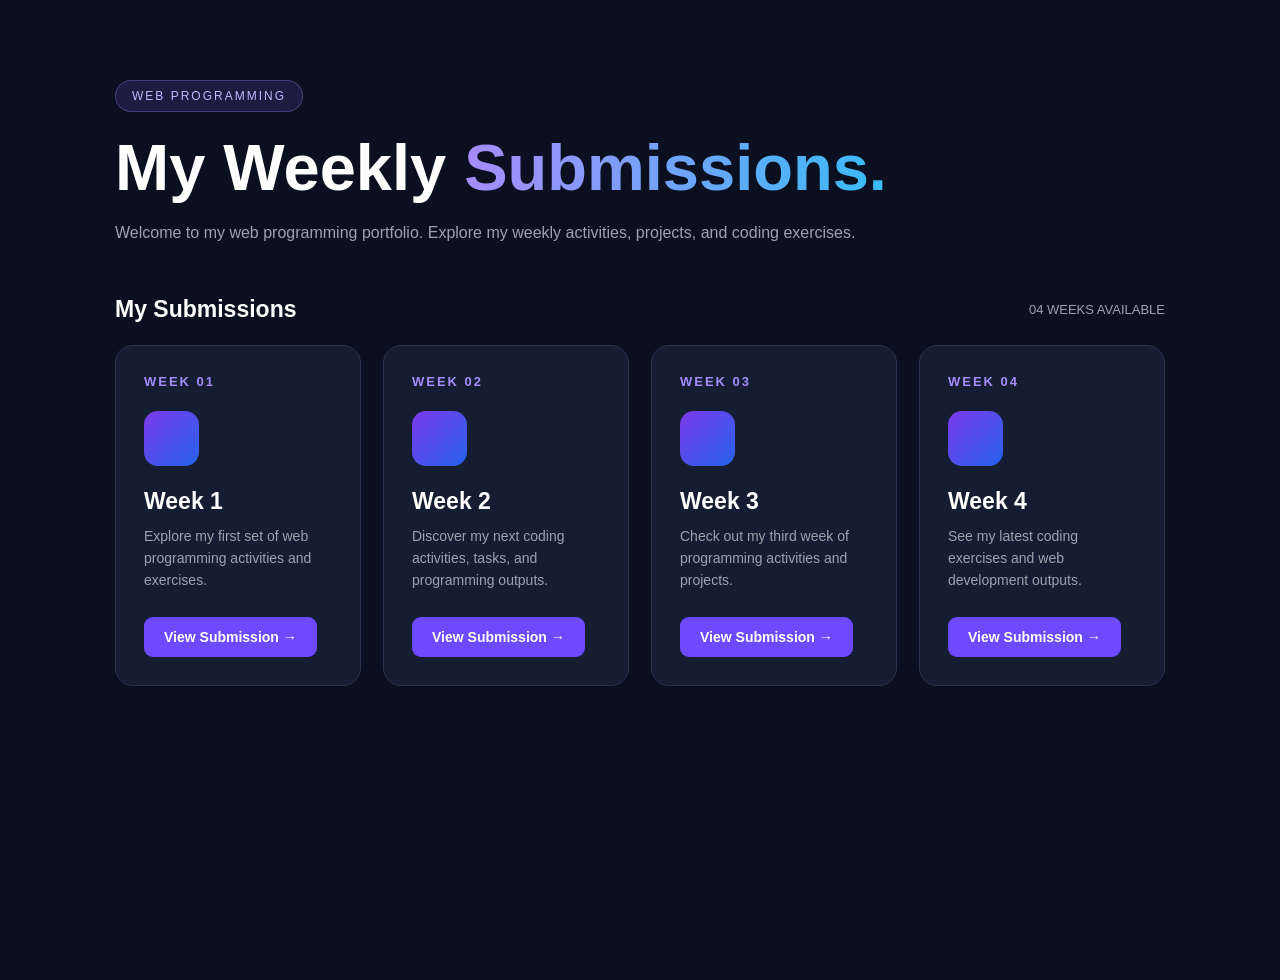
<file: index.html>
<!DOCTYPE html>
<html lang="en">
<head>
    <meta charset="UTF-8">
    <meta name="viewport" content="width=device-width, initial-scale=1.0">
    <title>Web Programming | Submissions</title>

    <style>
        * {
            margin: 0;
            padding: 0;
            box-sizing: border-box;
            font-family: 'Segoe UI', sans-serif;
        }

        body {
            min-height: 100vh;
            background: #0b1020;
            color: white;
        }

        header {
            display: flex;
            justify-content: space-between;
            align-items: center;
            padding: 25px 8%;
            border-bottom: 1px solid rgba(255,255,255,0.1);
        }

        .logo {
            font-size: 22px;
            font-weight: bold;
            color: #a78bfa;
            letter-spacing: 1px;
        }

        .header-text {
            color: #9ca3af;
            font-size: 14px;
        }

        main {
            max-width: 1100px;
            margin: 80px auto;
            padding: 0 25px;
        }

        .intro {
            margin-bottom: 50px;
        }

        .tag {
            display: inline-block;
            padding: 8px 16px;
            background: rgba(139, 92, 246, 0.15);
            color: #c4b5fd;
            border: 1px solid rgba(167, 139, 250, 0.3);
            border-radius: 30px;
            font-size: 12px;
            letter-spacing: 2px;
            margin-bottom: 20px;
        }

        h1 {
            font-size: clamp(38px, 6vw, 65px);
            line-height: 1.1;
            margin-bottom: 15px;
        }

        h1 span {
            background: linear-gradient(90deg, #a78bfa, #38bdf8);
            -webkit-background-clip: text;
            color: transparent;
        }

        .description {
            color: #9ca3af;
            font-size: 16px;
            line-height: 1.7;
        }

        .section-title {
            display: flex;
            justify-content: space-between;
            align-items: center;
            margin-bottom: 22px;
        }

        h2 {
            font-size: 23px;
        }

        .week-count {
            color: #9ca3af;
            font-size: 13px;
        }

        .submissions {
            display: grid;
            grid-template-columns: repeat(auto-fit, minmax(230px, 1fr));
            gap: 22px;
        }

        .card {
            background: #151d32;
            border: 1px solid #28344d;
            border-radius: 18px;
            padding: 28px;
            transition: 0.3s ease;
        }

        .card:hover {
            transform: translateY(-8px);
            border-color: #8b5cf6;
            box-shadow: 0 15px 35px rgba(139, 92, 246, 0.15);
        }

        .week-number {
            color: #a78bfa;
            font-size: 13px;
            letter-spacing: 2px;
            font-weight: bold;
        }

        .icon {
            width: 55px;
            height: 55px;
            display: flex;
            align-items: center;
            justify-content: center;
            background: linear-gradient(135deg, #7c3aed, #2563eb);
            border-radius: 14px;
            font-size: 25px;
            margin: 22px 0;
        }

        .card h3 {
            font-size: 23px;
            margin-bottom: 10px;
        }

        .card p {
            color: #9ca3af;
            font-size: 14px;
            line-height: 1.6;
            margin-bottom: 25px;
        }

        .view-btn {
            display: inline-block;
            text-decoration: none;
            color: white;
            background: #6d4aff;
            padding: 12px 20px;
            border-radius: 9px;
            font-size: 14px;
            font-weight: bold;
            transition: 0.3s;
        }

        .view-btn:hover {
            background: #8b5cf6;
            transform: translateX(4px);
        }

        footer {
            text-align: center;
            padding: 30px;
            margin-top: 80px;
            border-top: 1px solid rgba(255,255,255,0.1);
            color: #6b7280;
            font-size: 13px;
        }

        @media (max-width: 600px) {
            header {
                padding: 20px;
            }

            main {
                margin: 55px auto;
            }

            .header-text {
                display: none;
            }

            .section-title {
                align-items: flex-start;
                gap: 10px;
                flex-direction: column;
            }
        }
    </style>
</head>

<body>


    <main>
        <section class="intro">
            <div class="tag">WEB PROGRAMMING</div>

            <h1>My Weekly <span>Submissions.</span></h1>

            <p class="description">
                Welcome to my web programming portfolio.
                Explore my weekly activities, projects, and coding exercises.
            </p>
        </section>

        <section>
            <div class="section-title">
                <h2>My Submissions</h2>
                <span class="week-count">04 WEEKS AVAILABLE</span>
            </div>

            <div class="submissions">

                <div class="card">
                    <div class="week-number">WEEK 01</div>
                    <div class="icon"></div>
                    <h3>Week 1</h3>
                    <p>Explore my first set of web programming activities and exercises.</p>
                    <a href="week1/" class="view-btn">View Submission →</a>
                </div>

                <div class="card">
                    <div class="week-number">WEEK 02</div>
                    <div class="icon"></div>
                    <h3>Week 2</h3>
                    <p>Discover my next coding activities, tasks, and programming outputs.</p>
                    <a href="week2/" class="view-btn">View Submission →</a>
                </div>

                <div class="card">
                    <div class="week-number">WEEK 03</div>
                    <div class="icon"></div>
                    <h3>Week 3</h3>
                    <p>Check out my third week of programming activities and projects.</p>
                    <a href="week3/" class="view-btn">View Submission →</a>
                </div>

                <div class="card">
                    <div class="week-number">WEEK 04</div>
                    <div class="icon"></div>
                    <h3>Week 4</h3>
                    <p>See my latest coding exercises and web development outputs.</p>
                    <a href="week4/" class="view-btn">View Submission →</a>
                </div>

            </div>
        </section>
    </main>

    
</body>
</html>
</file>
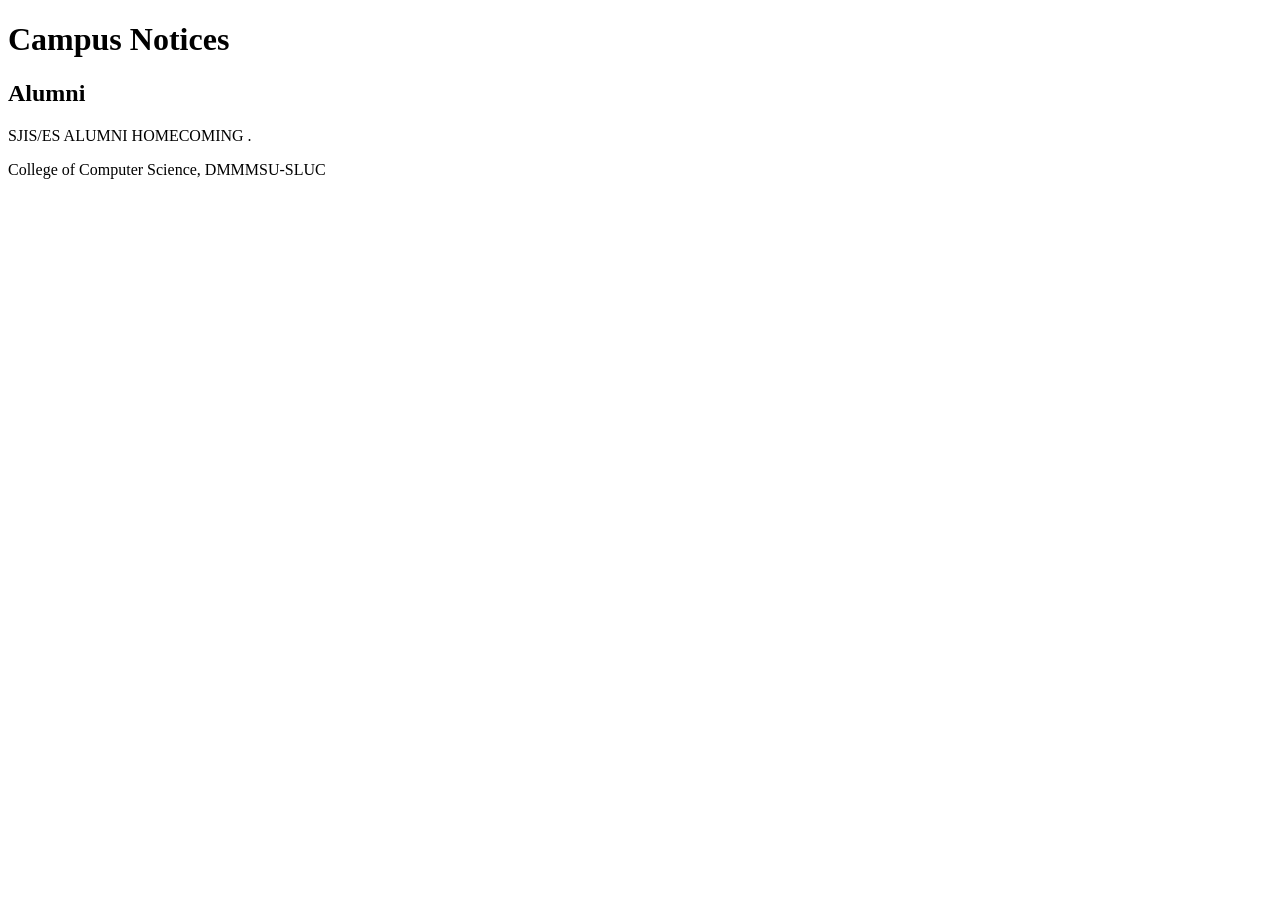
<file: week1/index.html>
<!DOCTYPE html>
<html lang="en">
<head>
  <meta charset="utf-8">
  <meta name="viewport" content="width=device-width, initial-scale=1">
  <title>Campus Notices</title>
</head>
<body>
  <header>
    <h1>Campus Notices</h1>
  </header>
  <main>
    <article class="notice">
      <h2>Alumni </h2>
      <p> SJIS/ES ALUMNI HOMECOMING .</p>
    </article>
  </main>
  <footer>
    <p>College of Computer Science, DMMMSU-SLUC</p>
  </footer>
</body>
</html>
</file>
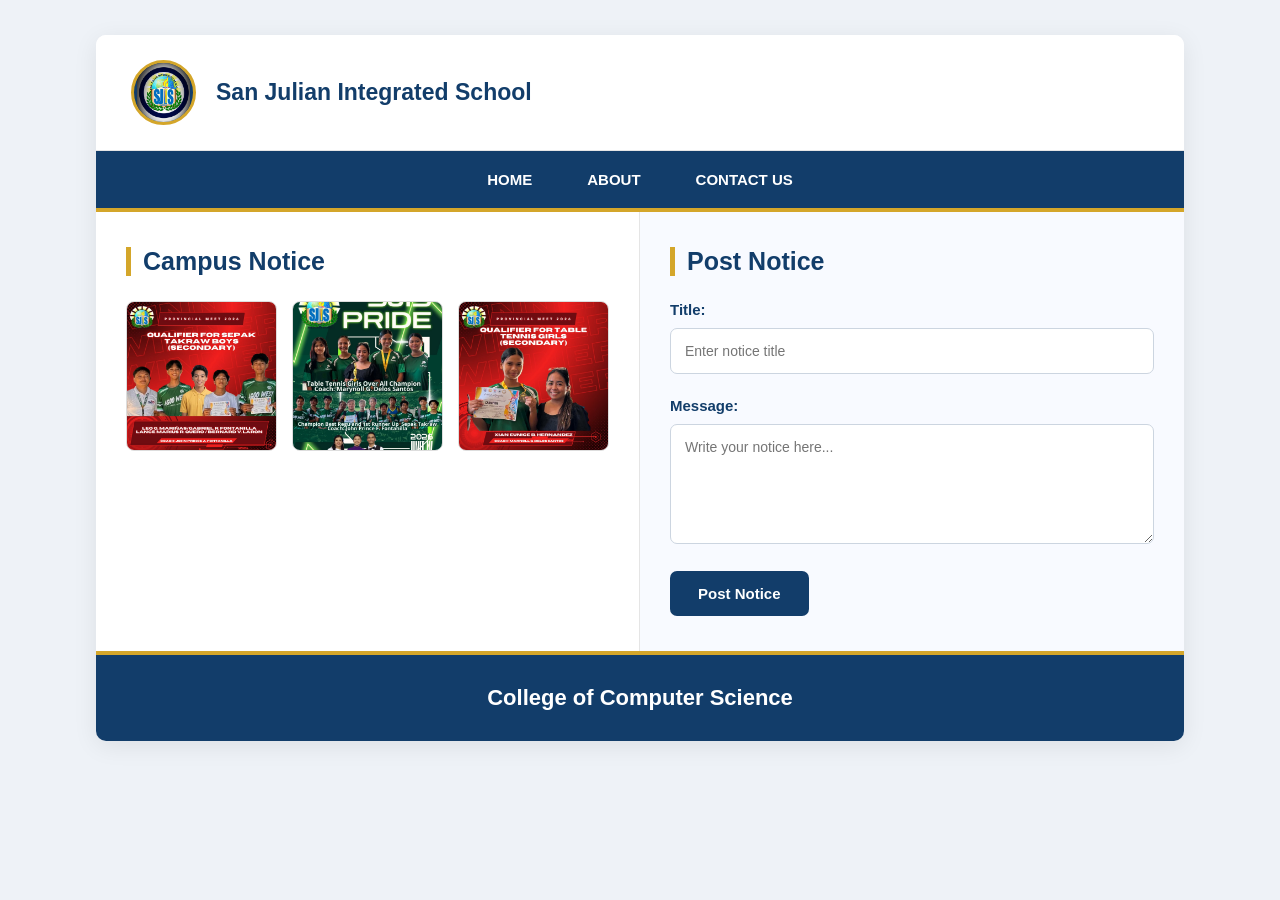
<file: week2/index.html>
<!DOCTYPE html>
<html lang="en">
<head>
    <meta charset="UTF-8">
    <meta name="viewport" content="width=device-width, initial-scale=1.0">

    <title>DMMMSU Campus Notice Portal</title>

    <!-- External CSS -->
    <link rel="stylesheet" href="styles.css">
</head>

<body>

    <div class="container">

        <!-- HEADER -->
        <header>
            <div class="logo">
                <img src="4.jpg" alt="DMMMSU Official Logo">
            </div>

            <div class="school-name">
               San Julian Integrated School
            </div>
        </header>

        <!-- NAVIGATION -->
        <nav>
            <a href="#">HOME</a>
            <a href="#">ABOUT</a>
            <a href="#">CONTACT US</a>
        </nav>

        <!-- MAIN CONTENT -->
        <main class="content">

            <!-- CAMPUS NOTICE -->
            <section class="campus-notice">

                <h2>Campus Notice</h2>

                <div class="image-container">
                    <img src="1.jpg" alt="Campus Notice 1">
                    <img src="2.jpg" alt="Campus Notice 2">
                    <img src="3.jpg" alt="Campus Notice 3">
                </div>

            </section>

            <!-- POST NOTICE FORM -->
            <section class="post-notice">

                <h2>Post Notice</h2>

                <form>

                    <div class="form-group">
                        <label for="title">Title:</label>
                        <input
                            type="text"
                            id="title"
                            name="title"
                            placeholder="Enter notice title"
                            required
                        >
                    </div>

                    <div class="form-group">
                        <label for="message">Message:</label>
                        <textarea
                            id="message"
                            name="message"
                            placeholder="Write your notice here..."
                            required
                        ></textarea>
                    </div>

                    <button type="submit">Post Notice</button>

                </form>

            </section>

        </main>

        <!-- FOOTER -->
        <footer>
            College of Computer Science
        </footer>

    </div>

</body>
</html>
</file>
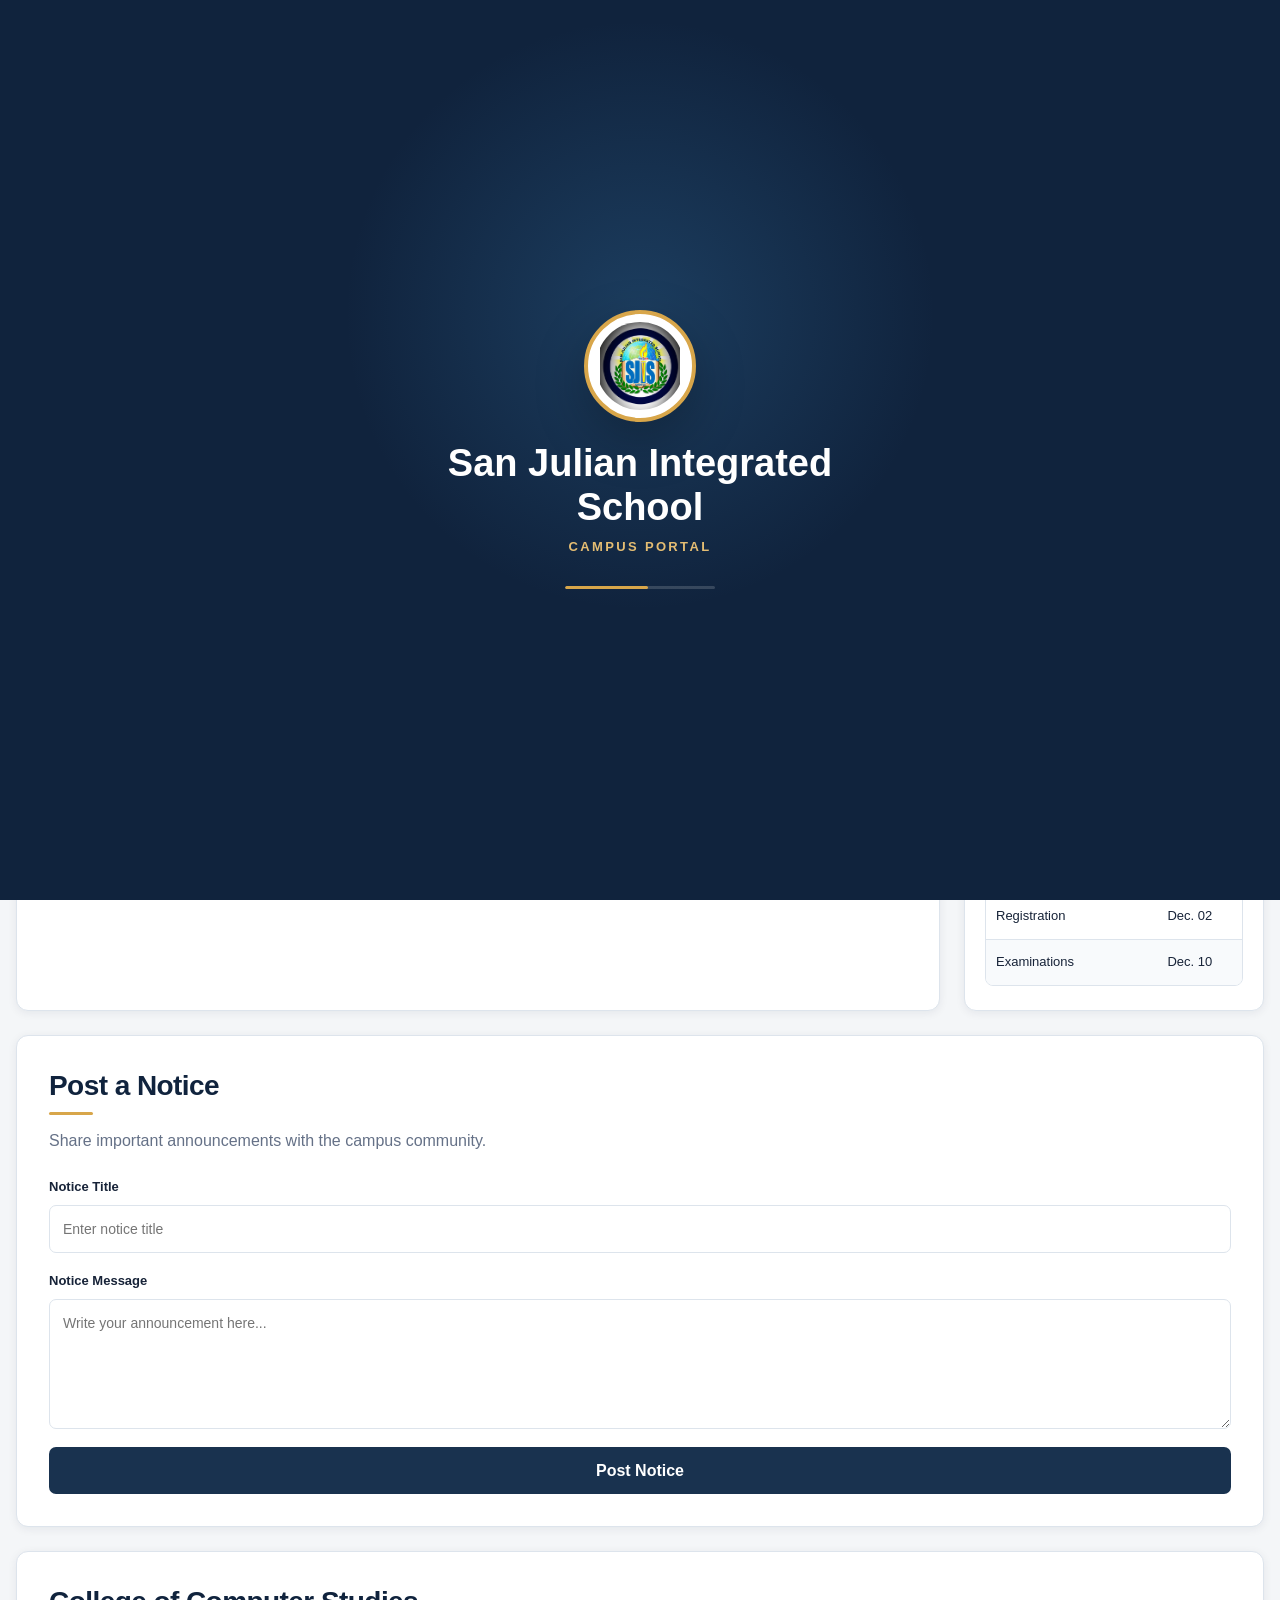
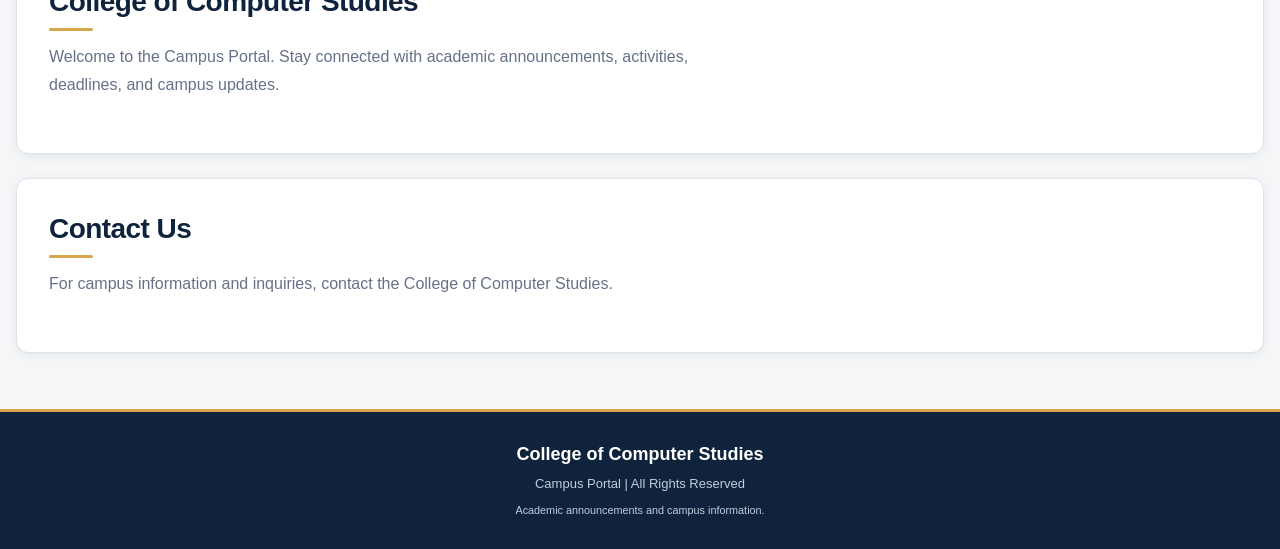
<file: week4/index .html>
<!DOCTYPE html>
<html lang="en">
<head>
    <meta charset="UTF-8">
    <meta name="viewport" content="width=device-width, initial-scale=1.0">

    <title>Campus Portal | College of Computer Studies</title>

    <!-- CSS -->
    <link rel="stylesheet" href="styles.css">
</head>

<body class="splash-active">
    <!-- SPLASH SCREEN -->
    <section id="splash" class="splash-screen" role="status" aria-label="Loading Campus Portal">
        <div class="splash-content">
            <img src="logo.jpg" alt="" class="splash-logo">
            <h1>San Julian Integrated School</h1>
            <p>Campus Portal</p>
            <div class="splash-loader" aria-hidden="true">
                <span></span>
            </div>
        </div>
    </section>

    <!-- =========================
         HEADER
    ========================== -->
    <header class="header">

        <!-- CAMPUS BRANDING -->
        <div class="logo">
            <img src="logo.jpg" alt="Campus Logo" class="campus-logo">

            <div class="logo-text">
                <h1>San Julian Integarated School</h1>
                <p>Senior High School</p>
            </div>
        </div>

        <!-- NAVIGATION -->
        <nav class="navbar" aria-label="Main navigation">

            <ul>
                <li>
                    <a href="#home" class="nav-link">HOME</a>
                </li>

                <li>
                    <a href="#about" class="nav-link">ABOUT</a>
                </li>

                <li>
                    <a href="#program" class="nav-link">PROGRAM</a>
                </li>

                <li>
                    <a href="#community" class="nav-link">COMMUNITY</a>
                </li>

                <li>
                    <a href="#noticeList" class="nav-link">ANNOUNCEMENT</a>
                </li>

                <li>
                    <a href="#deadlines" class="nav-link">ENROLLMENT</a>
                </li>

                <li>
                    <a href="#contact" class="nav-link">CONTACT US</a>
                </li>

                <!-- LOGIN -->
                <li>
                    <a href="#login" id="loginLink" class="nav-link login-link">
                        LOG IN
                    </a>
                </li>
            </ul>

        </nav>

        <!-- DARK MODE BUTTON IS CREATED BY JAVASCRIPT -->

    </header>


    <!-- =========================
         MAIN CONTENT
    ========================== -->
    <main class="container" id="home">

        <!-- =========================
             CAMPUS HIGHLIGHTS CAROUSEL
        ========================== -->
        <section
            class="campus-carousel"
            id="campusCarousel"
            role="region"
            aria-roledescription="carousel"
            aria-label="Campus highlights"
            tabindex="0"
        >
            <div class="carousel-viewport">
                <article
                    class="carousel-slide is-active"
                    id="campus-slide-1"
                    role="group"
                    aria-roledescription="slide"
                    aria-label="1 of 3"
                    aria-hidden="false"
                >
                    <img src="images.jpg" alt="Alumni ">
                    <div class="carousel-caption">
                        <p class="carousel-kicker">Welcome to Alumni</p>
                        <h2>Stay connected to campus</h2>
                        <p>Find the latest school news, announcements, and important updates in one place.</p>
                    </div>
                </article>

                <article
                    class="carousel-slide"
                    id="campus-slide-2"
                    role="group"
                    aria-roledescription="slide"
                    aria-label="2 of 3"
                    aria-hidden="true"
                >
                    <img src="img.jpg" alt="Students celebrated for their sports achievements">
                    <div class="carousel-caption">
                        <p class="carousel-kicker">Student achievement</p>
                        <h2>Celebrating our students</h2>
                        <p>Honoring the dedication and accomplishments of our campus community.</p>
                    </div>
                </article>

                <article
                    class="carousel-slide"
                    id="campus-slide-3"
                    role="group"
                    aria-roledescription="slide"
                    aria-label="3 of 3"
                    aria-hidden="true"
                >
                    <img src="imgg.jpg" alt="SJIS Faculty First SLAC Sesson for SY 2026-2027">
                    <div class="carousel-caption">
                        <p class="carousel-kicker">Admissions information</p>
                        <h2></h2>
                        <p>Learn about the qualifications and requirements for aspiring students.</p>
                    </div>
                </article>
            </div>
            <button class="carousel-control carousel-previous" type="button" aria-label="Previous slide">
                <span aria-hidden="true">&lsaquo;</span>
            </button>
            <button class="carousel-control carousel-next" type="button" aria-label="Next slide">
                <span aria-hidden="true">&rsaquo;</span>
            </button>

            <div class="carousel-indicators" role="group" aria-label="Choose a campus highlight">
                <button class="carousel-indicator is-active" type="button" aria-label="Show slide 1" aria-controls="campus-slide-1" aria-pressed="true"></button>
                <button class="carousel-indicator" type="button" aria-label="Show slide 2" aria-controls="campus-slide-2" aria-pressed="false"></button>
                <button class="carousel-indicator" type="button" aria-label="Show slide 3" aria-controls="campus-slide-3" aria-pressed="false"></button>
            </div>
        </section>

        <!-- =========================
             CAMPUS NOTICES
        ========================== -->
        <section class="campus-notice" id="about">
            <h2>Campus Notice</h2>
            <p class="section-description">
                Stay updated with the latest campus announcements,
                academic activities, events, and important information.
            </p>
            <!-- SEARCH -->
            <div class="search-container">
                <input
                    type="search"
                    id="search"
                    placeholder="Search campus notices..."
                    aria-label="Search campus notices"
                >
            </div>
            <!-- NOTICE DISPLAY -->
            <div class="image-container" id="noticeList">
                <!-- Notices are generated by main.js -->
            </div>
        </section>
        <!-- =========================
             IMPORTANT DEADLINES
        ========================== -->
        <aside class="sidebar" id="deadlines">
            <h2>Important Deadlines</h2>
            <div class="table-container">
                <table>
                    <caption>Academic Schedule</caption>

                    <thead>

                        <tr>
                            <th scope="col">Activity</th>
                            <th scope="col">Date</th>
                        </tr>

                    </thead>

                    <tbody>

                        <tr>
                            <td>Enrollment</td>
                            <td>Nov. 25</td>
                        </tr>

                        <tr>
                            <td>Project Submission</td>
                            <td>Nov. 28</td>
                        </tr>

                        <tr>
                            <td>Registration</td>
                            <td>Dec. 02</td>
                        </tr>

                        <tr>
                            <td>Examinations</td>
                            <td>Dec. 10</td>
                        </tr>

                    </tbody>

                </table>

            </div>

        </aside>


        <!-- =========================
             POST A NOTICE
        ========================== -->
        <section class="content" id="community">

            <h2>Post a Notice</h2>

            <p class="section-description">
                Share important announcements with the campus community.
            </p>

            <form id="noticeForm">

                <!-- NOTICE TITLE -->
                <label for="title">Notice Title</label>

                <input
                    type="text"
                    id="title"
                    name="title"
                    placeholder="Enter notice title"
                    maxlength="100"
                    required
                >

                <!-- NOTICE MESSAGE -->
                <label for="message">Notice Message</label>

                <textarea
                    id="message"
                    name="message"
                    placeholder="Write your announcement here..."
                    maxlength="2000"
                    required
                ></textarea>

                <!-- SUBMIT -->
                <button type="submit">
                    Post Notice
                </button>

            </form>

        </section>


        <!-- =========================
             PROGRAM INFORMATION
        ========================== -->
        <section class="content" id="program">

            <h2>College of Computer Studies</h2>

            <p class="section-description">
                Welcome to the Campus Portal. Stay connected with
                academic announcements, activities, deadlines,
                and campus updates.
            </p>

        </section>

        <!-- =========================
             CONTACT SECTION
        ========================== -->
        <section class="content" id="contact">

            <h2>Contact Us</h2>

            <p class="section-description">
                For campus information and inquiries, contact
                the College of Computer Studies.
            </p>

        </section>


    </main>


    <!-- =========================
         FOOTER
    ========================== -->
    <footer class="footer">

        <h2>College of Computer Studies</h2>

        <p>
            Campus Portal | All Rights Reserved
        </p>

        <p>
            <small>
                Academic announcements and campus information.
            </small>
        </p>

    </footer>


    <!-- =========================
         JAVASCRIPT
    ========================== -->
    <script src="app.js"></script>

</body>
</html>
</file>
<file: week2/styles.css>
/* GENERAL DESIGN */
* {
    margin: 0;
    padding: 0;
    box-sizing: border-box;
    font-family: 'Segoe UI', Arial, sans-serif;
}

html {
    scroll-behavior: smooth;
}

body {
    background: #eef2f7;
    color: #26344a;
}
/* SCHOOL LOGO */
.logo {
    width: 70px;
    height: 70px;
    margin-right: 20px;
    flex-shrink: 0;
}

.logo img {
    width: 100%;
    height: 100%;
    object-fit: contain;
    border-radius: 50%;
}
/* MAIN CONTAINER */
.container {
    width: 85%;
    max-width: 1200px;
    margin: 35px auto;
    background: white;
    border-radius: 10px;
    overflow: hidden;
    box-shadow: 0 5px 25px rgba(0,0,0,0.08);
}

/* HEADER */
header {
    display: flex;
    align-items: center;
    padding: 25px 35px;
    background: white;
    border-bottom: 1px solid #e5e5e5;
}

/* LOGO */
.logo {
    width: 65px;
    height: 65px;
    border-radius: 50%;
    background: #123d6a;
    color: white;
    display: flex;
    align-items: center;
    justify-content: center;
    font-size: 22px;
    font-weight: bold;
    margin-right: 20px;
    border: 3px solid #d4a62a;
}

/* SCHOOL NAME */
.school-name {
    font-size: 23px;
    color: #123d6a;
    font-weight: bold;
}

/* NAVIGATION BAR */
nav {
    display: flex;
    justify-content: center;
    align-items: center;
    gap: 55px;
    padding: 20px;
    background: #123d6a;
    border-bottom: 4px solid #d4a62a;
}

nav a {
    text-decoration: none;
    color: white;
    font-weight: bold;
    font-size: 15px;
    transition: 0.3s;
}

nav a:hover {
    color: #ffd45c;
    transform: translateY(-2px);
}

/* CONTENT AREA */
.content {
    display: flex;
    min-height: 400px;
}

/* CAMPUS NOTICE */
.campus-notice {
    width: 50%;
    padding: 35px 30px;
    border-right: 1px solid #e5e5e5;
    background: #ffffff;
}

.campus-notice h2,
.post-notice h2 {
    margin-bottom: 25px;
    color: #123d6a;
    font-size: 25px;
    border-left: 5px solid #d4a62a;
    padding-left: 12px;
}

/* IMAGE CONTAINER */
.image-container {
    display: flex;
    gap: 15px;
}

.image-container img {
    width: 32%;
    height: 150px;
    object-fit: cover;
    border-radius: 8px;
    border: 1px solid #ddd;
    transition: 0.3s;
    cursor: pointer;
}

.image-container img:hover {
    transform: scale(1.05);
    box-shadow: 0 5px 15px rgba(0,0,0,0.15);
}

/* POST NOTICE */
.post-notice {
    width: 50%;
    padding: 35px 30px;
    background: #f8faff;
}

/* FORM GROUP */
.form-group {
    margin-bottom: 23px;
}

.form-group label {
    display: block;
    margin-bottom: 10px;
    font-weight: bold;
    color: #123d6a;
    font-size: 15px;
}

.form-group input,
.form-group textarea {
    width: 100%;
    padding: 14px;
    border: 1px solid #ccd5e0;
    border-radius: 7px;
    font-size: 14px;
    outline: none;
    background: white;
    transition: 0.3s;
}

.form-group input:focus,
.form-group textarea:focus {
    border-color: #123d6a;
    box-shadow: 0 0 7px rgba(18,61,106,0.15);
}

.form-group textarea {
    height: 120px;
    resize: vertical;
}

/* POST BUTTON */
button {
    background: #123d6a;
    color: white;
    padding: 14px 28px;
    border: none;
    border-radius: 7px;
    cursor: pointer;
    font-size: 15px;
    font-weight: bold;
    transition: 0.3s;
}

button:hover {
    background: #d4a62a;
    color: #123d6a;
    transform: translateY(-2px);
}

/* FOOTER */
footer {
    text-align: center;
    padding: 30px;
    background: #123d6a;
    border-top: 4px solid #d4a62a;
    color: white;
    font-size: 22px;
    font-weight: bold;
}

/* RESPONSIVE DESIGN */
@media (max-width: 768px) {

    .container {
        width: 95%;
    }

    .content {
        flex-direction: column;
    }

    .campus-notice,
    .post-notice {
        width: 100%;
    }

    .campus-notice {
        border-right: none;
        border-bottom: 1px solid #ddd;
    }

    .image-container img {
        height: 120px;
    }

    nav {
        gap: 20px;
    }

    nav a {
        font-size: 13px;
    }

    .school-name {
        font-size: 16px;
    }
}

@media (max-width: 480px) {

    header {
        padding: 18px;
    }

    .logo {
        width: 50px;
        height: 50px;
    }

    .school-name {
        font-size: 14px;
    }

    nav {
        gap: 15px;
    }

    .image-container {
        gap: 8px;
    }

    .image-container img {
        height: 95px;
    }

    .campus-notice,
    .post-notice {
        padding: 22px 15px;
    }
}
</file>
<file: week4/styles.css>
:root {
    --navy-950: #10233d;
    --navy-900: #19324f;
    --navy-800: #234767;
    --blue-600: #276aa3;
    --blue-500: #3b82b8;
    --gold-500: #d8a64a;
    --cream: #f4f6f8;
    --surface: #ffffff;
    --surface-soft: #f8fafc;
    --text: #172338;
    --text-muted: #657187;
    --border: #dde4ec;
    --success: #217a50;
    --danger: #bb3e43;
    --shadow-sm: 0 2px 10px rgba(16, 35, 61, 0.07);
    --shadow-md: 0 12px 30px rgba(16, 35, 61, 0.11);
    --radius: 12px;
}

* {
    box-sizing: border-box;
    margin: 0;
    padding: 0;
}

html {
    scroll-behavior: smooth;
    scroll-padding-top: 120px;
}

body {
    min-width: 320px;
    min-height: 100vh;
    display: grid;
    grid-template-areas:
        "header"
        "main"
        "footer";
    grid-template-columns: minmax(0, 1fr);
    gap: 24px;
    overflow-x: hidden;
    color: var(--text);
    background: var(--cream);
    font-family: "Segoe UI", Arial, sans-serif;
    line-height: 1.6;
}

.header,
.footer,
.campus-notice,
.content,
.sidebar,
.image-box,
.search-container input,
.content input,
.content textarea,
.login-card,
.login-card input,
.demo-credentials {
    transition: color 220ms ease, background-color 220ms ease, border-color 220ms ease;
}

img {
    display: block;
    max-width: 100%;
    height: auto;
}

button,
input,
textarea {
    font: inherit;
}

button,
a {
    -webkit-tap-highlight-color: transparent;
}

.splash-active {
    overflow: hidden;
}

.splash-screen {
    position: fixed;
    z-index: 200;
    inset: 0;
    display: grid;
    place-items: center;
    color: #fff;
    background:
        radial-gradient(circle at 50% 35%, rgba(59, 130, 184, 0.28), transparent 34%),
        var(--navy-950);
    text-align: center;
    transition: opacity 600ms ease, visibility 600ms ease;
}

.splash-screen.is-leaving {
    visibility: hidden;
    opacity: 0;
}

.splash-content {
    display: flex;
    width: min(90%, 520px);
    align-items: center;
    flex-direction: column;
    animation: splash-enter 700ms ease both;
}

.splash-logo {
    width: 112px;
    height: 112px;
    margin-bottom: 20px;
    padding: 8px;
    object-fit: contain;
    background: #fff;
    border: 4px solid var(--gold-500);
    border-radius: 50%;
    box-shadow: 0 18px 50px rgba(0, 0, 0, 0.25);
}

.splash-content h1 {
    font-size: clamp(24px, 5vw, 38px);
    line-height: 1.15;
}

.splash-content p {
    margin-top: 8px;
    color: #e4bd73;
    font-size: 13px;
    font-weight: 800;
    letter-spacing: 0.18em;
    text-transform: uppercase;
}

.splash-loader {
    width: 150px;
    height: 3px;
    margin-top: 28px;
    overflow: hidden;
    background: rgba(255, 255, 255, 0.16);
    border-radius: 999px;
}

.splash-loader span {
    display: block;
    width: 55%;
    height: 100%;
    background: var(--gold-500);
    border-radius: inherit;
    animation: splash-loading 1.2s ease-in-out infinite;
}

@keyframes splash-enter {
    from {
        opacity: 0;
        transform: translateY(14px) scale(0.96);
    }
    to {
        opacity: 1;
        transform: translateY(0) scale(1);
    }
}

@keyframes splash-loading {
    0% {
        transform: translateX(-110%);
    }
    100% {
        transform: translateX(290%);
    }
}

a:focus-visible,
button:focus-visible,
input:focus-visible,
textarea:focus-visible {
    outline: 3px solid rgba(59, 130, 184, 0.35);
    outline-offset: 3px;
}

.header {
    position: relative;
    z-index: 20;
    grid-area: header;
    display: flex;
    align-items: center;
    justify-content: flex-start;
    gap: clamp(14px, 2vw, 26px);
    min-height: 92px;
    width: 100%;
    padding: 16px clamp(20px, 4vw, 56px);
    color: #fff;
    background: var(--navy-950);
    border-bottom: 3px solid var(--gold-500);
}

.logo {
    display: flex;
    align-items: center;
    gap: 14px;
    flex: 0 0 auto;
}

.campus-logo {
    width: 58px;
    height: 58px;
    object-fit: contain;
    border: 3px solid rgba(255, 255, 255, 0.92);
    border-radius: 50%;
    background: #fff;
    padding: 4px;
}

.logo-text h1 {
    font-size: clamp(20px, 2.2vw, 28px);
    line-height: 1.1;
    letter-spacing: -0.02em;
}

.logo-text p {
    margin-top: 5px;
    color: #cbd7e4;
    font-size: 12px;
    font-weight: 700;
    letter-spacing: 0.08em;
    text-transform: uppercase;
}

.navbar {
    margin-left: auto;
}

.navbar ul {
    display: flex;
    align-items: center;
    flex-wrap: nowrap;
    justify-content: flex-end;
    gap: 4px;
    list-style: none;
}

.navbar a {
    display: block;
    padding: 9px 10px;
    color: #edf3f8;
    border-radius: 7px;
    font-size: 12px;
    font-weight: 800;
    text-decoration: none;
    letter-spacing: 0.045em;
    transition: color 180ms ease, background 180ms ease;
}

.navbar a:hover,
.navbar a[aria-current="page"] {
    color: #fff;
    background: rgba(255, 255, 255, 0.12);
}

.login-link {
    margin-left: 4px;
    color: var(--navy-950) !important;
    background: var(--gold-500);
}

.login-link:hover {
    color: var(--navy-950) !important;
    background: #edbd66;
}

.theme-toggle {
    flex: 0 0 auto;
    display: inline-grid;
    place-items: center;
    width: 42px;
    height: 42px;
    padding: 0;
    color: #fff;
    background: rgba(255, 255, 255, 0.08);
    border: 1px solid rgba(255, 255, 255, 0.38);
    border-radius: 50%;
    cursor: pointer;
    transition: color 180ms ease, background 180ms ease, border-color 180ms ease, transform 180ms ease;
}

.theme-toggle:hover {
    background: rgba(255, 255, 255, 0.1);
    border-color: rgba(255, 255, 255, 0.65);
    transform: translateY(-1px);
}

.theme-toggle svg {
    width: 20px;
    height: 20px;
    fill: none;
    stroke: currentColor;
    stroke-linecap: round;
    stroke-linejoin: round;
    stroke-width: 1.8;
}

.container {
    grid-area: main;
    width: 100%;
    max-width: 1420px;
    margin: 0 auto;
    padding: 0 16px;
    display: grid;
    grid-template-columns: minmax(0, 1fr);
    grid-template-areas:
        "carousel"
        "notices"
        "deadlines"
        "community"
        "program"
        "contact";
    gap: 24px;
}

.campus-carousel {
    grid-area: carousel;
    position: relative;
    overflow: hidden;
    background: var(--navy-950);
    border: 1px solid var(--border);
    border-radius: var(--radius);
    box-shadow: var(--shadow-md);
}

.carousel-viewport {
    position: relative;
    display: block;
    width: 100%;
    min-height: 300px;
    max-height: 500px;
    aspect-ratio: 16 / 7;
    isolation: isolate;
}

.carousel-slide {
    position: absolute;
    inset: 0;
    min-width: 0;
    overflow: hidden;
    visibility: hidden;
    opacity: 0;
    transition: opacity 550ms ease;
}

.carousel-slide.is-active {
    z-index: 1;
    visibility: visible;
    opacity: 1;
}

.carousel-slide img {
    position: absolute;
    inset: 0;
    width: 100%;
    height: 100%;
    object-fit: cover;
    object-position: center 35%;
}

.carousel-slide:nth-of-type(2) img {
    object-position: center 27%;
}

.carousel-slide::after {
    position: absolute;
    z-index: 1;
    inset: 0;
    content: "";
    background: linear-gradient(90deg, rgba(8, 19, 35, 0.88) 0%, rgba(8, 19, 35, 0.56) 42%, rgba(8, 19, 35, 0.06) 100%);
}

.carousel-caption {
    position: absolute;
    z-index: 2;
    right: 80px;
    bottom: 64px;
    left: clamp(24px, 6vw, 72px);
    max-width: 620px;
    color: #fff;
}

.carousel-kicker {
    margin-bottom: 8px;
    color: #f0c46d;
    font-size: 12px;
    font-weight: 800;
    letter-spacing: 0.12em;
    text-transform: uppercase;
}

.carousel-caption h2 {
    margin-bottom: 8px;
    color: #fff;
    font-size: clamp(25px, 4vw, 42px);
    line-height: 1.12;
    letter-spacing: -0.025em;
    text-shadow: 0 2px 12px rgba(0, 0, 0, 0.25);
}

.carousel-caption p:last-child {
    max-width: 520px;
    color: rgba(255, 255, 255, 0.9);
    font-size: clamp(13px, 1.5vw, 16px);
    line-height: 1.55;
    text-shadow: 0 1px 5px rgba(0, 0, 0, 0.28);
}

.carousel-control {
    position: absolute;
    z-index: 4;
    top: 50%;
    display: grid;
    width: 44px;
    height: 44px;
    place-items: center;
    color: #fff;
    background: rgba(8, 19, 35, 0.5);
    border: 1px solid rgba(255, 255, 255, 0.48);
    border-radius: 50%;
    cursor: pointer;
    transform: translateY(-50%);
    transition: background 180ms ease, transform 180ms ease;
}

.carousel-control:hover {
    background: rgba(8, 19, 35, 0.82);
}

.carousel-control span {
    margin-top: -4px;
    font-family: Arial, sans-serif;
    font-size: 34px;
    line-height: 1;
}

.carousel-previous {
    left: 16px;
}

.carousel-next {
    right: 16px;
}

.carousel-indicators {
    position: absolute;
    z-index: 4;
    right: 0;
    bottom: 18px;
    left: 0;
    display: flex;
    justify-content: center;
    align-items: center;
    gap: 8px;
}

.carousel-indicator {
    width: 10px;
    height: 10px;
    padding: 0;
    background: rgba(255, 255, 255, 0.58);
    border: 0;
    border-radius: 999px;
    cursor: pointer;
    transition: width 180ms ease, background 180ms ease;
}

.carousel-indicator.is-active {
    width: 26px;
    background: #fff;
}

.campus-notice,
.content {
    background: var(--surface);
    border: 1px solid var(--border);
    border-radius: var(--radius);
    box-shadow: var(--shadow-sm);
}

.campus-notice {
    grid-area: notices;
    padding: clamp(20px, 4vw, 32px);
}

.campus-notice h2,
.content h2,
.sidebar h2 {
    color: var(--navy-950);
    font-size: clamp(21px, 3vw, 28px);
    line-height: 1.25;
    letter-spacing: -0.02em;
}

.campus-notice h2::after,
.content h2::after,
.sidebar h2::after {
    content: "";
    display: block;
    width: 44px;
    height: 3px;
    margin-top: 9px;
    border-radius: 999px;
    background: var(--gold-500);
}

.section-description {
    max-width: 680px;
    margin: 12px 0 22px;
    color: var(--text-muted);
    line-height: 1.75;
}

.search-container {
    position: relative;
    max-width: 480px;
    margin-bottom: 20px;
}

.search-container::before {
    content: "\1F50D";
    position: absolute;
    left: 14px;
    top: 50%;
    transform: translateY(-50%);
    font-size: 14px;
    opacity: 0.72;
}

.search-container input {
    width: 100%;
    height: 46px;
    padding: 10px 14px 10px 42px;
    color: var(--text);
    background: var(--surface-soft);
    border: 1px solid var(--border);
    border-radius: 8px;
    font-size: 14px;
    outline: none;
}

.search-container input:focus {
    background: var(--surface);
    border-color: var(--blue-500);
    box-shadow: 0 0 0 4px rgba(59, 130, 184, 0.12);
}

.image-container {
    display: grid;
    grid-template-columns: minmax(0, 1fr);
    gap: 14px;
}

.image-box {
    position: relative;
    width: 100%;
    min-width: 0;
    overflow: hidden;
    background: var(--surface-soft);
    border: 1px solid var(--border);
    border-radius: 9px;
    transition: transform 180ms ease, box-shadow 180ms ease, border-color 180ms ease;
}

.image-box::before {
    content: "";
    position: absolute;
    left: 0;
    top: 0;
    bottom: 0;
    width: 4px;
    background: var(--blue-600);
}

.image-box:hover {
    transform: translateY(-3px);
    border-color: #b9c7d6;
    box-shadow: var(--shadow-md);
}

.image-box img {
    width: 100%;
    height: 170px;
    object-fit: cover;
}

.text-notice {
    min-height: 150px;
}

.notice-info {
    height: 100%;
    padding: 20px 20px 18px 24px;
    display: flex;
    flex-direction: column;
}

.notice-info h3 {
    margin-bottom: 8px;
    color: var(--navy-900);
    font-size: 17px;
    line-height: 1.35;
}

.notice-info p {
    color: var(--text-muted);
    font-size: 14px;
    line-height: 1.65;
}

.notice-date {
    margin-top: auto;
    padding-top: 14px;
    color: var(--blue-600);
    font-size: 12px;
    font-weight: 800;
}

.empty-message {
    grid-column: 1 / -1;
    padding: 32px 20px;
    color: var(--text-muted);
    text-align: center;
    border: 1px dashed var(--border);
    border-radius: 8px;
}

.content {
    padding: clamp(20px, 4vw, 32px);
}

#community {
    grid-area: community;
}

#program {
    grid-area: program;
}

#contact {
    grid-area: contact;
}

.content form {
    display: flex;
    flex-direction: column;
}

.content label,
.login-card label {
    margin-bottom: 7px;
    color: var(--text);
    font-size: 13px;
    font-weight: 800;
}

.content input,
.content textarea,
.login-card input {
    width: 100%;
    padding: 12px 13px;
    margin-bottom: 18px;
    color: var(--text);
    background: var(--surface);
    border: 1px solid var(--border);
    border-radius: 7px;
    font-size: 14px;
    outline: none;
}

.content input:focus,
.content textarea:focus,
.login-card input:focus {
    border-color: var(--blue-500);
    box-shadow: 0 0 0 4px rgba(59, 130, 184, 0.12);
}

.content textarea {
    min-height: 130px;
    resize: vertical;
}

.content button,
.login-submit {
    min-height: 46px;
    padding: 11px 18px;
    color: #fff;
    background: var(--navy-900);
    border: 0;
    border-radius: 7px;
    cursor: pointer;
    font-weight: 800;
    transition: background 180ms ease, transform 180ms ease;
}

.content button:hover,
.login-submit:hover {
    background: var(--blue-600);
    transform: translateY(-1px);
}

.sidebar {
    grid-area: deadlines;
    align-self: start;
    margin: 0;
    padding: 24px 20px;
    background: var(--surface);
    border: 1px solid var(--border);
    border-radius: var(--radius);
    box-shadow: var(--shadow-sm);
}

.sidebar h2 {
    font-size: 21px;
}

.table-container {
    width: 100%;
    margin-top: 18px;
    overflow-x: auto;
}

.sidebar table {
    width: 100%;
    border-collapse: separate;
    border-spacing: 0;
    overflow: hidden;
    border: 1px solid var(--border);
    border-radius: 8px;
}

.sidebar caption {
    padding: 0 0 10px;
    color: var(--text-muted);
    font-size: 12px;
    font-weight: 800;
    text-align: left;
    text-transform: uppercase;
    letter-spacing: 0.07em;
}

.sidebar th,
.sidebar td {
    padding: 12px 10px;
    border-bottom: 1px solid var(--border);
    text-align: left;
    font-size: 13px;
}

.sidebar tr:last-child td {
    border-bottom: 0;
}

.sidebar th {
    color: #fff;
    background: var(--navy-900);
    font-size: 12px;
    letter-spacing: 0.04em;
    text-transform: uppercase;
}

.sidebar tr:nth-child(even) td {
    background: var(--surface-soft);
}

.footer {
    grid-area: footer;
    margin-top: 8px;
    padding: 28px 20px;
    color: #eaf0f6;
    background: var(--navy-950);
    border-top: 3px solid var(--gold-500);
    text-align: center;
}

.footer h2 {
    color: #fff;
    font-size: 18px;
}

.footer p {
    margin-top: 5px;
    color: #bfcddd;
    font-size: 13px;
}

/* Login modal */
.login-modal {
    position: fixed;
    z-index: 100;
    inset: 0;
    display: flex;
    align-items: center;
    justify-content: center;
    padding: 20px;
    visibility: hidden;
    opacity: 0;
    background: rgba(7, 20, 37, 0.72);
    backdrop-filter: blur(5px);
    transition: opacity 180ms ease, visibility 180ms ease;
}

.login-modal.active {
    visibility: visible;
    opacity: 1;
}

.login-card {
    position: relative;
    width: min(430px, 100%);
    max-height: calc(100vh - 40px);
    overflow-y: auto;
    padding: 34px;
    background: var(--surface);
    border: 1px solid var(--border);
    border-radius: 14px;
    box-shadow: 0 24px 70px rgba(0, 0, 0, 0.28);
}

.close-login {
    position: absolute;
    right: 14px;
    top: 12px;
    width: 36px;
    height: 36px;
    color: var(--text-muted);
    background: transparent;
    border: 0;
    border-radius: 50%;
    cursor: pointer;
    font-size: 28px;
    line-height: 1;
}

.close-login:hover {
    background: var(--surface-soft);
}

.login-icon {
    margin-bottom: 8px;
    font-size: 34px;
}

.login-card h2 {
    color: var(--navy-950);
    font-size: 24px;
}

.login-description {
    margin: 5px 0 22px;
    color: var(--text-muted);
}

.login-card form {
    display: flex;
    flex-direction: column;
}

.password-wrapper {
    position: relative;
}

.password-wrapper input {
    padding-right: 66px;
}

.show-password {
    position: absolute;
    right: 7px;
    top: 7px;
    height: 34px;
    padding: 0 8px;
    color: var(--blue-600);
    background: transparent;
    border: 0;
    cursor: pointer;
    font-size: 12px;
    font-weight: 800;
}

.login-message {
    min-height: 20px;
    margin: -8px 0 10px;
    font-size: 13px;
}

.login-message.success {
    color: var(--success);
}

.login-message.error {
    color: var(--danger);
}

.login-submit {
    width: 100%;
}

.auth-switch-copy {
    margin-top: 16px;
    color: var(--text-muted);
    font-size: 13px;
    text-align: center;
}

.auth-switch {
    padding: 2px 3px;
    color: var(--blue-600);
    background: transparent;
    border: 0;
    cursor: pointer;
    font-size: inherit;
    font-weight: 800;
}

.auth-switch:hover {
    text-decoration: underline;
}

.signup-notice {
    margin-top: 12px;
    color: var(--text-muted);
    font-size: 12px;
    text-align: center;
}

.demo-credentials {
    margin-top: 18px;
    padding: 12px;
    color: var(--text-muted);
    background: var(--surface-soft);
    border-radius: 7px;
    font-size: 12px;
    text-align: center;
}

.campus-toast {
    position: fixed;
    z-index: 110;
    right: 24px;
    bottom: 24px;
    max-width: min(360px, calc(100vw - 48px));
    padding: 13px 18px;
    color: #fff;
    background: var(--navy-950);
    border-left: 4px solid var(--gold-500);
    border-radius: 8px;
    box-shadow: var(--shadow-md);
    font-size: 14px;
    font-weight: 700;
    visibility: hidden;
    opacity: 0;
    transform: translateY(12px);
    transition: opacity 180ms ease, transform 180ms ease, visibility 180ms ease;
}

.campus-toast.show {
    visibility: visible;
    opacity: 1;
    transform: translateY(0);
}

/* Dark mode */
body.dark-mode {
    --cream: #101827;
    --surface: #192438;
    --surface-soft: #202d43;
    --text: #edf3f8;
    --text-muted: #b1bfd0;
    --border: #344258;
    --navy-950: #0b1525;
}

body.dark-mode .header,
body.dark-mode .footer {
    background: #09111e;
}

body.dark-mode .campus-notice,
body.dark-mode .content,
body.dark-mode .sidebar,
body.dark-mode .login-card {
    background: var(--surface);
}

body.dark-mode .campus-notice h2,
body.dark-mode .content h2,
body.dark-mode .sidebar h2,
body.dark-mode .notice-info h3,
body.dark-mode .login-card h2,
body.dark-mode .content label,
body.dark-mode .login-card label {
    color: #f5f8fb;
}

body.dark-mode .image-box,
body.dark-mode .demo-credentials {
    background: var(--surface-soft);
}

@media (min-width: 600px) {
    .image-container {
        grid-template-columns: repeat(2, minmax(0, 1fr));
    }

    .campus-logo {
        width: 62px;
        height: 62px;
    }
}

@media (min-width: 960px) {
    body {
        grid-template-columns: minmax(0, 1fr);
        grid-template-areas:
            "header"
            "main"
            "footer";
    }

    .header {
        padding-inline: clamp(24px, 4vw, 56px);
    }

    .container {
        margin: 0 auto 24px;
        padding: 0 16px;
        grid-template-columns: minmax(0, 1fr) 300px;
        grid-template-areas:
            "carousel carousel"
            "notices deadlines"
            "community community"
            "program program"
            "contact contact";
    }

    .image-container {
        grid-template-columns: repeat(3, minmax(0, 1fr));
    }

}

@media (max-width: 1100px) {
    .header {
        flex-wrap: wrap;
        gap: 12px 18px;
    }

    .navbar {
        order: 3;
        width: 100%;
        flex: 1 0 100%;
        margin: 0;
        overflow-x: auto;
        border-top: 1px solid rgba(255, 255, 255, 0.12);
        padding-top: 8px;
    }

    .navbar ul {
        justify-content: flex-start;
        flex-wrap: nowrap;
    }

    .navbar a {
        white-space: nowrap;
    }
}

@media (max-width: 599px) {
    body {
        gap: 16px;
    }

    .header {
        gap: 12px;
        padding: 14px 16px;
    }

    .campus-logo {
        width: 50px;
        height: 50px;
    }

    .logo {
        gap: 10px;
    }

    .logo-text h1 {
        font-size: 19px;
    }

    .logo-text p {
        font-size: 9px;
    }

    .theme-toggle {
        width: 42px;
        height: 42px;
        margin-left: auto;
    }

    .container {
        padding-inline: 12px;
    }

    .carousel-viewport {
        min-height: 360px;
        aspect-ratio: auto;
    }

    .carousel-slide img {
        object-position: center;
    }

    .carousel-slide::after {
        background: linear-gradient(0deg, rgba(8, 19, 35, 0.92) 0%, rgba(8, 19, 35, 0.58) 48%, rgba(8, 19, 35, 0.05) 100%);
    }

    .carousel-caption {
        right: 18px;
        bottom: 56px;
        left: 18px;
    }

    .carousel-caption h2 {
        font-size: 25px;
    }

    .carousel-control {
        width: 38px;
        height: 38px;
    }

    .carousel-control span {
        font-size: 30px;
    }

    .carousel-previous {
        left: 10px;
    }

    .carousel-next {
        right: 10px;
    }

    .carousel-indicators {
        bottom: 15px;
    }

    .campus-notice,
    .content,
    .sidebar {
        padding: 18px 16px;
    }

    .login-card {
        padding: 28px 20px 20px;
    }

    .campus-toast {
        right: 12px;
        bottom: 12px;
        max-width: calc(100vw - 24px);
    }
}

@media (prefers-reduced-motion: reduce) {
    *,
    *::before,
    *::after {
        scroll-behavior: auto !important;
        transition-duration: 0.01ms !important;
        animation-duration: 0.01ms !important;
        animation-iteration-count: 1 !important;
    }

    .carousel-slide {
        transition: none;
    }
}

/* LOGIN MODAL */
.login-modal {
    position: fixed;
    inset: 0;
    z-index: 9999;
    display: flex;
    justify-content: center;
    align-items: center;
    padding: 20px;
    background: rgba(20, 83, 45, 0.85);
    backdrop-filter: blur(5px);

    visibility: hidden;
    opacity: 0;
    transition: 0.3s;
}

.login-modal.active {
    visibility: visible;
    opacity: 1;
}

.login-card {
    position: relative;
    width: 100%;
    max-width: 420px;
    padding: 35px;
    background: white;
    border-radius: 15px;
    border-top: 6px solid #facc15;
    box-shadow: 0 15px 40px rgba(0,0,0,0.2);
}

.login-icon {
    font-size: 40px;
    text-align: center;
}

.login-card h2 {
    color: #14532d;
    text-align: center;
    margin-bottom: 5px;
}

.login-description {
    text-align: center;
    color: #666;
    margin-bottom: 22px;
}

.login-card label {
    display: block;
    color: #14532d;
    font-weight: bold;
    margin-bottom: 7px;
}

.login-card input {
    width: 100%;
    padding: 12px;
    margin-bottom: 18px;
    border: 1px solid #ccc;
    border-radius: 7px;
}

.login-card input:focus {
    outline: 2px solid #22c55e;
    border-color: #16a34a;
}

.login-submit {
    width: 100%;
    padding: 13px;
    color: #14532d;
    background: #facc15;
    border: none;
    border-radius: 7px;
    font-weight: bold;
    cursor: pointer;
}

.login-submit:hover {
    color: white;
    background: #16a34a;
}

.close-login {
    position: absolute;
    top: 10px;
    right: 15px;
    border: none;
    background: transparent;
    font-size: 28px;
    cursor: pointer;
    color: #14532d;
}

.auth-switch-copy {
    margin-top: 20px;
    text-align: center;
    font-size: 13px;
}

.auth-switch {
    border: none;
    background: transparent;
    color: #16a34a;
    font-weight: bold;
    cursor: pointer;
}

.login-message {
    font-size: 13px;
    margin-bottom: 12px;
}

.login-message.error {
    color: #dc2626;
}

.login-message.success {
    color: #15803d;
}

.logout-button {
    padding: 10px 18px;
    background: #facc15;
    color: #14532d;
    border: none;
    border-radius: 7px;
    font-weight: bold;
    cursor: pointer;
}

[hidden] {
    display: none !important;
}
</file>
